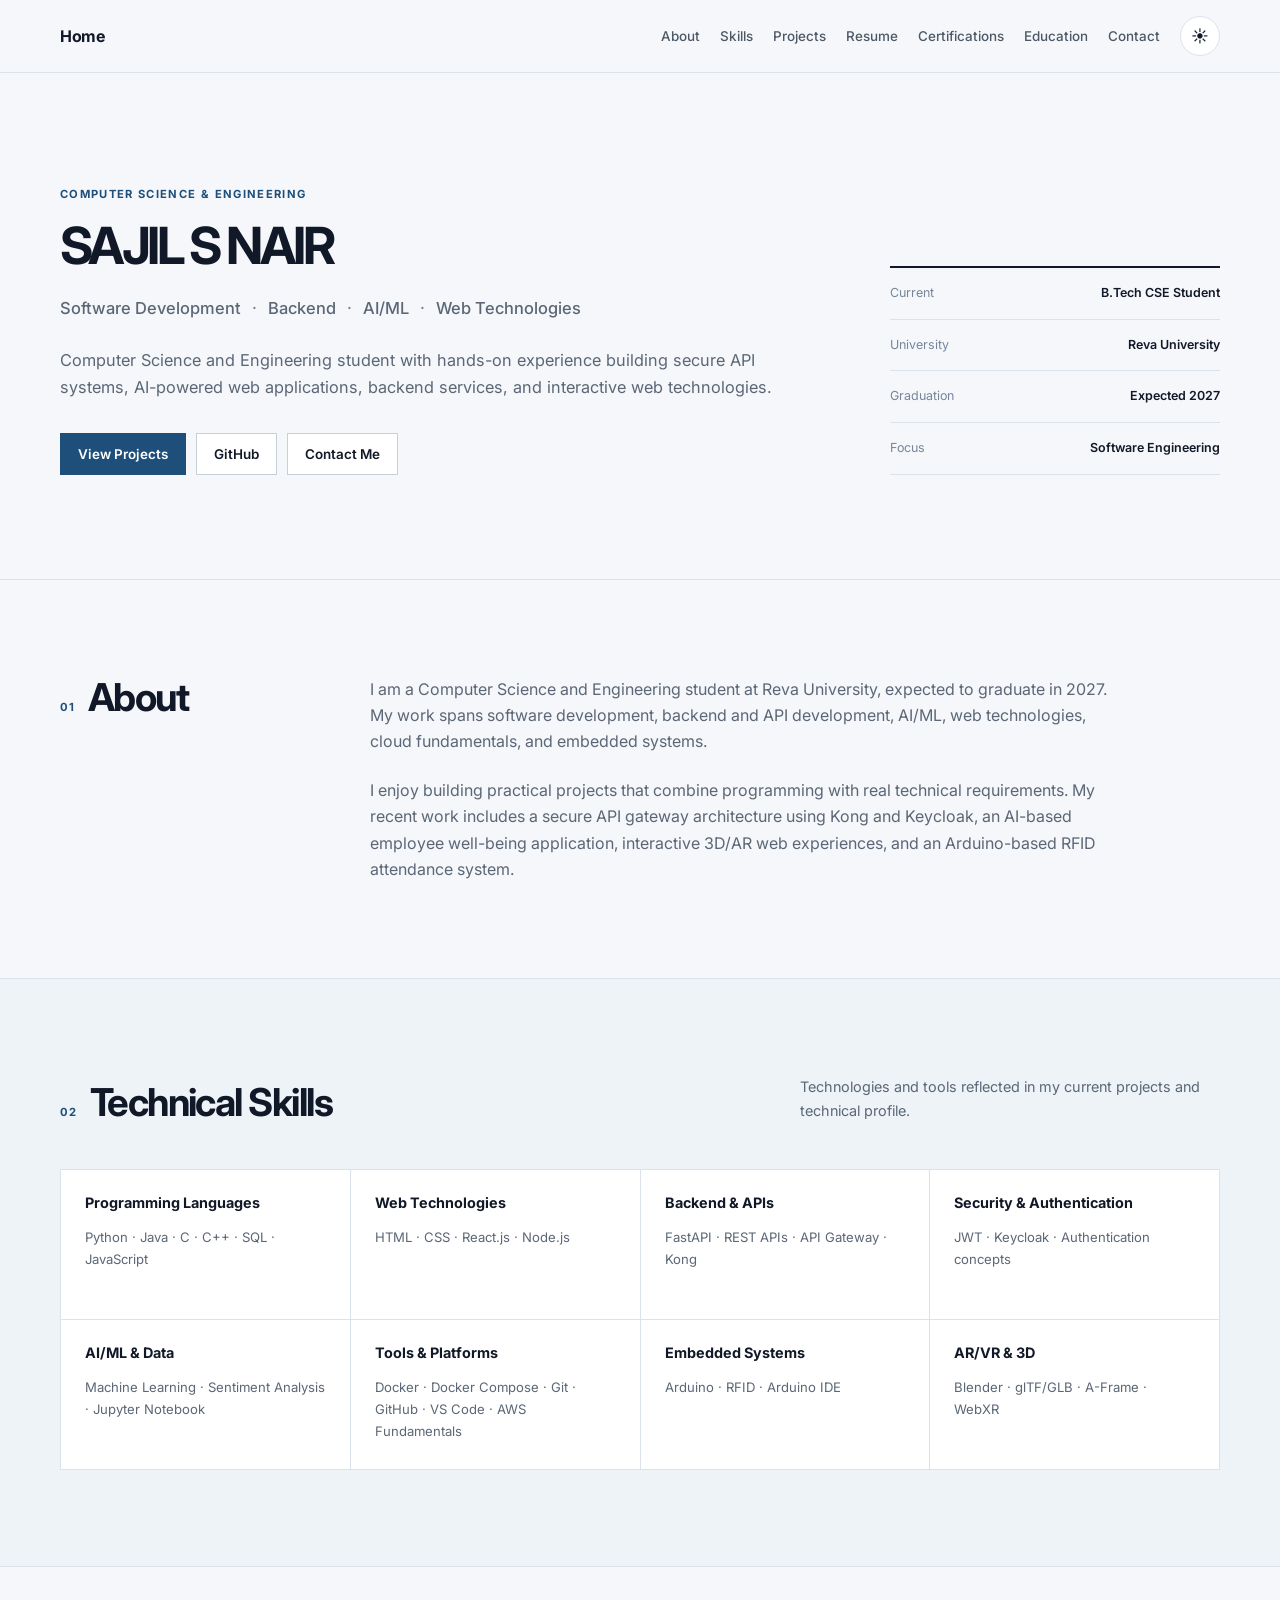
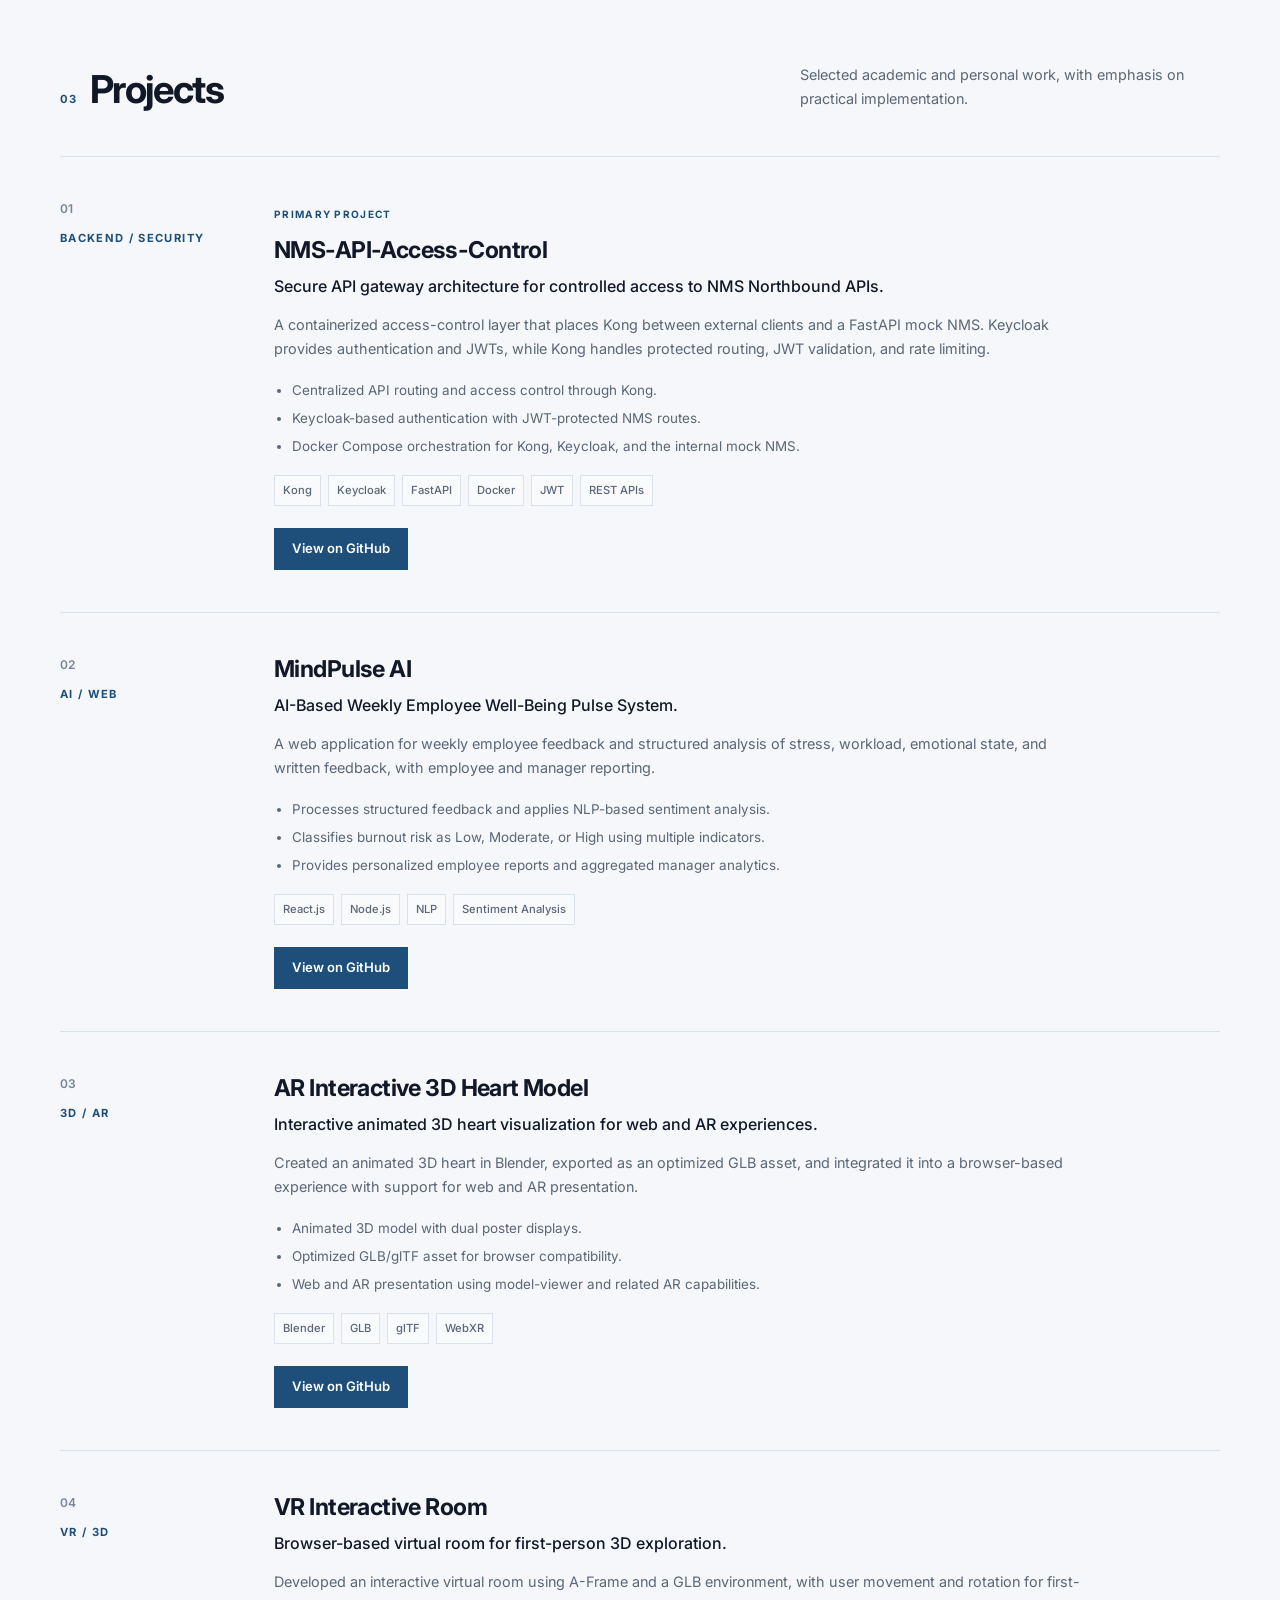
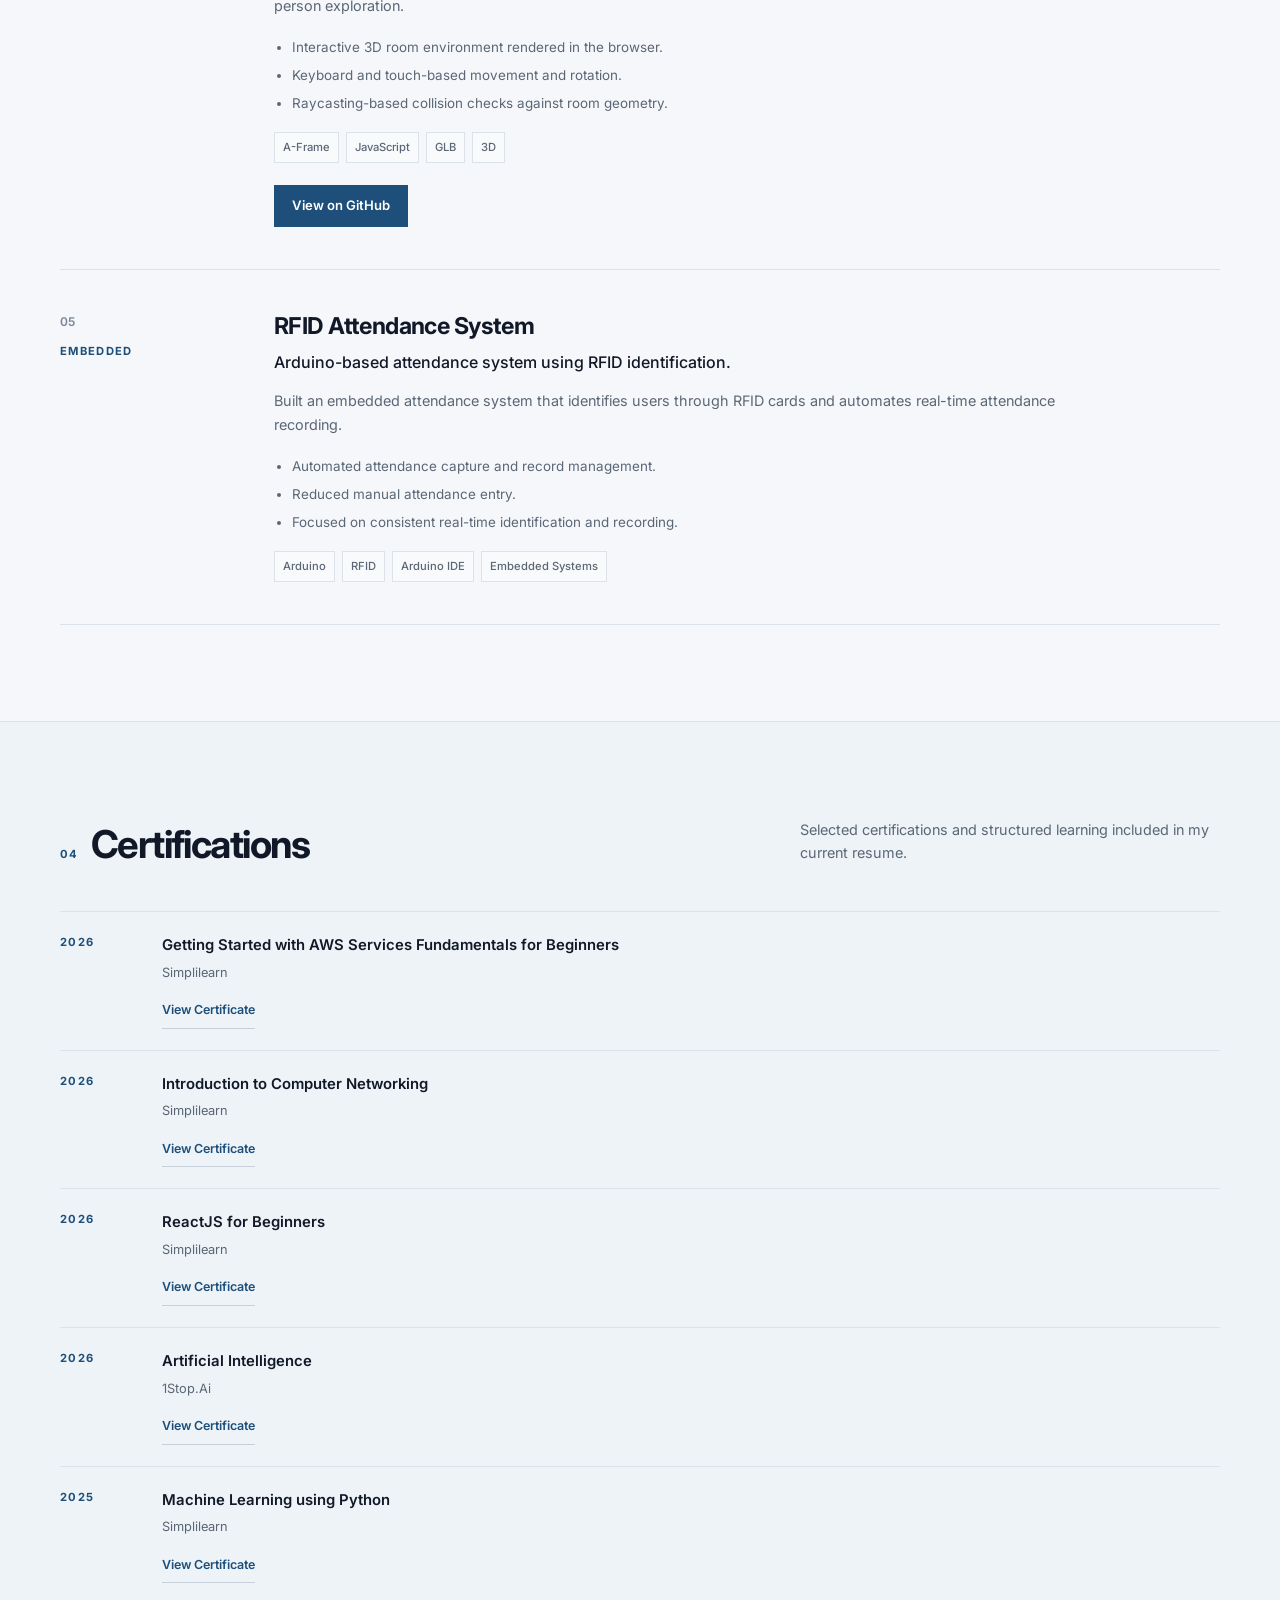
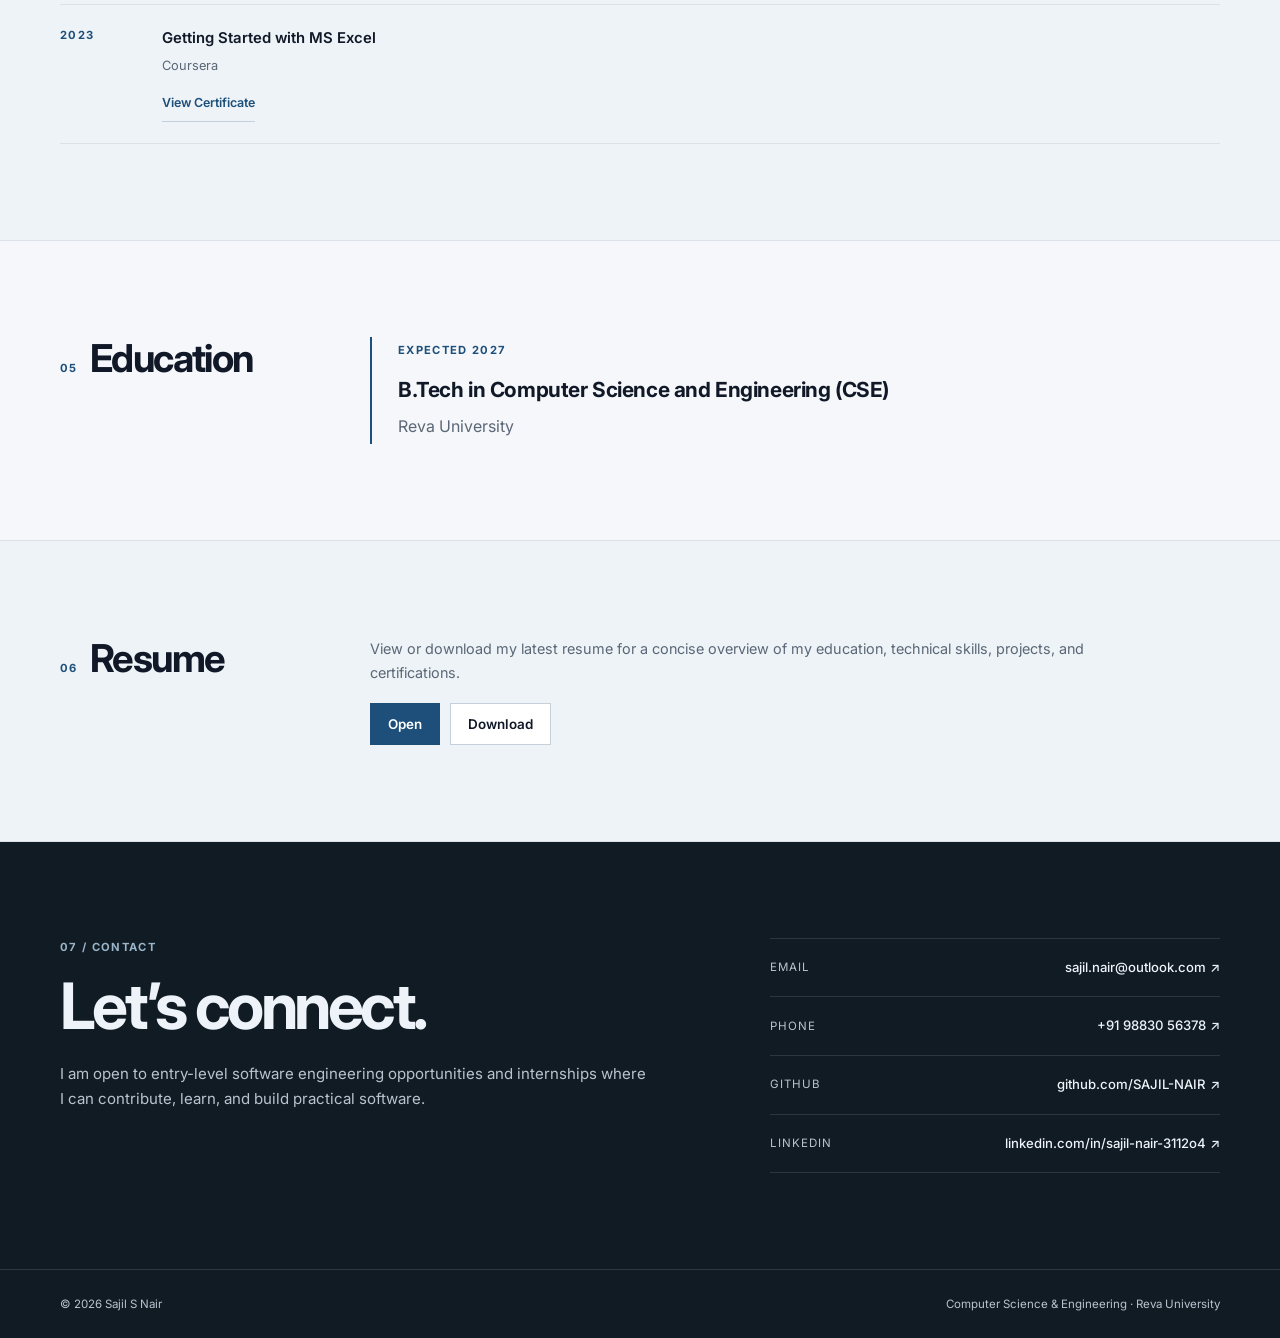
<file: index.html>
<!DOCTYPE html>
<html lang="en">
<head>
  <meta charset="UTF-8">
  <meta name="viewport" content="width=device-width, initial-scale=1.0">
  <meta name="description" content="Sajil S Nair — Computer Science and Engineering student, software developer, and aspiring backend and AI/ML engineer.">
  <meta name="theme-color" content="#f5f7fa">
  <meta property="og:title" content="Sajil S Nair | Computer Science Student & Software Developer">
  <meta property="og:description" content="Professional portfolio of Sajil S Nair, featuring software, backend, API, AI/ML, web, and embedded projects.">
  <title>Sajil S Nair | Computer Science Student & Software Developer</title>
  <script>
    (function () {
      try {
        const savedTheme = localStorage.getItem('theme');
        document.documentElement.setAttribute('data-theme', savedTheme === 'dark' ? 'dark' : 'light');
      } catch (error) {
        document.documentElement.setAttribute('data-theme', 'light');
      }
    })();
  </script>
  <link rel="preconnect" href="https://fonts.googleapis.com">
  <link rel="preconnect" href="https://fonts.gstatic.com" crossorigin>
  <link href="https://fonts.googleapis.com/css2?family=Inter:wght@400;500;600;700&display=swap" rel="stylesheet">
  <link rel="stylesheet" href="style.css">
</head>
<body>
  <header class="site-header">
    <div class="container nav-wrap">
      <a class="brand" href="index.html" aria-label="Home">Home</a>
      <div class="nav-controls">
        <nav id="site-nav" class="site-nav" aria-label="Primary navigation">
          <a href="#about">About</a>
          <a href="#skills">Skills</a>
          <a href="#projects">Projects</a>
          <a href="resume.html">Resume</a>
          <a href="#certifications">Certifications</a>
          <a href="#education">Education</a>
          <a href="#contact">Contact</a>
        </nav>
        <button class="theme-toggle" type="button" aria-label="Switch to dark mode" aria-pressed="false">
          <span class="theme-symbol" aria-hidden="true">☀︎</span>
          <span class="sr-only">Theme</span>
        </button>
        <button class="menu-toggle" type="button" aria-label="Open navigation" aria-expanded="false" aria-controls="site-nav">
          <span></span><span></span><span></span>
        </button>
      </div>
    </div>
  </header>

  <main id="home">
    <section class="hero reveal">
      <div class="container hero-grid">
        <div class="hero-content reveal">
          <p class="overline">COMPUTER SCIENCE &amp; ENGINEERING</p>
          <h1>SAJIL S NAIR</h1>
          <p class="hero-role">Software Development <span>·</span> Backend <span>·</span> AI/ML <span>·</span> Web Technologies</p>
          <p class="hero-summary">
            Computer Science and Engineering student with hands-on experience building secure API systems,
            AI-powered web applications, backend services, and interactive web technologies.
          </p>
          <div class="actions">
            <a class="button button-primary" href="#projects">View Projects</a>
            <a class="button button-secondary" href="https://github.com/SAJIL-NAIR" target="_blank" rel="noopener">GitHub</a>
            <a class="button button-secondary" href="mailto:sajil.nair@outlook.com">Contact Me</a>
          </div>
        </div>
        <aside class="hero-aside reveal" aria-label="Profile details">
          <div class="aside-row">
            <span>Current</span>
            <strong>B.Tech CSE Student</strong>
          </div>
          <div class="aside-row">
            <span>University</span>
            <strong>Reva University</strong>
          </div>
          <div class="aside-row">
            <span>Graduation</span>
            <strong>Expected 2027</strong>
          </div>
          <div class="aside-row">
            <span>Focus</span>
            <strong>Software Engineering</strong>
          </div>
        </aside>
      </div>
    </section>

    <section id="about" class="section reveal">
      <div class="container section-grid">
        <div class="section-label">
          <span>01</span>
          <h2>About</h2>
        </div>
        <div class="section-content about-content">
          <p>
            I am a Computer Science and Engineering student at Reva University, expected to graduate in 2027.
            My work spans software development, backend and API development, AI/ML, web technologies,
            cloud fundamentals, and embedded systems.
          </p>
          <p>
            I enjoy building practical projects that combine programming with real technical requirements.
            My recent work includes a secure API gateway architecture using Kong and Keycloak, an AI-based
            employee well-being application, interactive 3D/AR web experiences, and an Arduino-based RFID
            attendance system.
          </p>
        </div>
      </div>
    </section>

    <section id="skills" class="section section-alt reveal">
      <div class="container">
        <div class="section-heading reveal">
          <div class="section-label"><span>02</span><h2>Technical Skills</h2></div>
          <p>Technologies and tools reflected in my current projects and technical profile.</p>
        </div>
        <div class="skills-grid">
          <article class="skill-group reveal">
            <h3>Programming Languages</h3>
            <p>Python · Java · C · C++ · SQL · JavaScript</p>
          </article>
          <article class="skill-group reveal">
            <h3>Web Technologies</h3>
            <p>HTML · CSS · React.js · Node.js</p>
          </article>
          <article class="skill-group reveal">
            <h3>Backend &amp; APIs</h3>
            <p>FastAPI · REST APIs · API Gateway · Kong</p>
          </article>
          <article class="skill-group reveal">
            <h3>Security &amp; Authentication</h3>
            <p>JWT · Keycloak · Authentication concepts</p>
          </article>
          <article class="skill-group reveal">
            <h3>AI/ML &amp; Data</h3>
            <p>Machine Learning · Sentiment Analysis · Jupyter Notebook</p>
          </article>
          <article class="skill-group reveal">
            <h3>Tools &amp; Platforms</h3>
            <p>Docker · Docker Compose · Git · GitHub · VS Code · AWS Fundamentals</p>
          </article>
          <article class="skill-group reveal">
            <h3>Embedded Systems</h3>
            <p>Arduino · RFID · Arduino IDE</p>
          </article>
          <article class="skill-group reveal">
            <h3>AR/VR &amp; 3D</h3>
            <p>Blender · glTF/GLB · A-Frame · WebXR</p>
          </article>
        </div>
      </div>
    </section>

    <section id="projects" class="section reveal">
      <div class="container">
        <div class="section-heading reveal">
          <div class="section-label"><span>03</span><h2>Projects</h2></div>
          <p>Selected academic and personal work, with emphasis on practical implementation.</p>
        </div>

        <div class="projects">
          <article class="project featured-project reveal">
            <div class="project-meta">
              <span class="project-number">01</span>
              <span class="project-kind">Backend / Security</span>
            </div>
            <div class="project-body">
              <h3>NMS-API-Access-Control</h3>
              <p class="project-lead">Secure API gateway architecture for controlled access to NMS Northbound APIs.</p>
              <p>
                A containerized access-control layer that places Kong between external clients and a FastAPI
                mock NMS. Keycloak provides authentication and JWTs, while Kong handles protected routing,
                JWT validation, and rate limiting.
              </p>
              <ul>
                <li>Centralized API routing and access control through Kong.</li>
                <li>Keycloak-based authentication with JWT-protected NMS routes.</li>
                <li>Docker Compose orchestration for Kong, Keycloak, and the internal mock NMS.</li>
              </ul>
              <div class="tags"><span>Kong</span><span>Keycloak</span><span>FastAPI</span><span>Docker</span><span>JWT</span><span>REST APIs</span></div>
              <div class="project-actions">
                <a class="project-button project-button-github" href="https://github.com/SAJIL-NAIR/NMS-API-Access-Control" target="_blank" rel="noopener">View on GitHub</a>
              </div>
            </div>
          </article>

          <article class="project reveal">
            <div class="project-meta">
              <span class="project-number">02</span>
              <span class="project-kind">AI / Web</span>
            </div>
            <div class="project-body">
              <h3>MindPulse AI</h3>
              <p class="project-lead">AI-Based Weekly Employee Well-Being Pulse System.</p>
              <p>
                A web application for weekly employee feedback and structured analysis of stress, workload,
                emotional state, and written feedback, with employee and manager reporting.
              </p>
              <ul>
                <li>Processes structured feedback and applies NLP-based sentiment analysis.</li>
                <li>Classifies burnout risk as Low, Moderate, or High using multiple indicators.</li>
                <li>Provides personalized employee reports and aggregated manager analytics.</li>
              </ul>
              <div class="tags"><span>React.js</span><span>Node.js</span><span>NLP</span><span>Sentiment Analysis</span></div>
              <div class="project-actions">
                <a class="project-button project-button-github" href="https://github.com/SAJIL-NAIR/MindPulse-AI" target="_blank" rel="noopener">View on GitHub</a>
              </div>
            </div>
          </article>

          <article class="project reveal">
            <div class="project-meta">
              <span class="project-number">03</span>
              <span class="project-kind">3D / AR</span>
            </div>
            <div class="project-body">
              <h3>AR Interactive 3D Heart Model</h3>
              <p class="project-lead">Interactive animated 3D heart visualization for web and AR experiences.</p>
              <p>
                Created an animated 3D heart in Blender, exported as an optimized GLB asset, and integrated
                it into a browser-based experience with support for web and AR presentation.
              </p>
              <ul>
                <li>Animated 3D model with dual poster displays.</li>
                <li>Optimized GLB/glTF asset for browser compatibility.</li>
                <li>Web and AR presentation using model-viewer and related AR capabilities.</li>
              </ul>
              <div class="tags"><span>Blender</span><span>GLB</span><span>glTF</span><span>WebXR</span></div>
              <div class="project-actions">
                <a class="project-button project-button-github" href="https://github.com/SAJIL-NAIR/HEART_AR" target="_blank" rel="noopener">View on GitHub</a>
              </div>
            </div>
          </article>

          <article class="project reveal">
            <div class="project-meta">
              <span class="project-number">04</span>
              <span class="project-kind">VR / 3D</span>
            </div>
            <div class="project-body">
              <h3>VR Interactive Room</h3>
              <p class="project-lead">Browser-based virtual room for first-person 3D exploration.</p>
              <p>
                Developed an interactive virtual room using A-Frame and a GLB environment, with user
                movement and rotation for first-person exploration.
              </p>
              <ul>
                <li>Interactive 3D room environment rendered in the browser.</li>
                <li>Keyboard and touch-based movement and rotation.</li>
                <li>Raycasting-based collision checks against room geometry.</li>
              </ul>
              <div class="tags"><span>A-Frame</span><span>JavaScript</span><span>GLB</span><span>3D</span></div>
              <div class="project-actions">
                <a class="project-button project-button-github" href="https://github.com/SAJIL-NAIR/AR-ROOM-VIEW" target="_blank" rel="noopener">View on GitHub</a>
              </div>
            </div>
          </article>

          <article class="project reveal">
            <div class="project-meta">
              <span class="project-number">05</span>
              <span class="project-kind">Embedded</span>
            </div>
            <div class="project-body">
              <h3>RFID Attendance System</h3>
              <p class="project-lead">Arduino-based attendance system using RFID identification.</p>
              <p>
                Built an embedded attendance system that identifies users through RFID cards and automates
                real-time attendance recording.
              </p>
              <ul>
                <li>Automated attendance capture and record management.</li>
                <li>Reduced manual attendance entry.</li>
                <li>Focused on consistent real-time identification and recording.</li>
              </ul>
              <div class="tags"><span>Arduino</span><span>RFID</span><span>Arduino IDE</span><span>Embedded Systems</span></div>
            </div>
          </article>
        </div>
      </div>
    </section>

    <section id="certifications" class="section section-alt reveal">
      <div class="container">
        <div class="section-heading reveal">
          <div class="section-label"><span>04</span><h2>Certifications</h2></div>
          <p>Selected certifications and structured learning included in my current resume.</p>
        </div>
        <div class="certifications">
          <article class="certification reveal">
            <span class="cert-year">2026</span>
            <div>
              <h3>Getting Started with AWS Services Fundamentals for Beginners</h3>
              <p>Simplilearn</p>
              <a class="certification-link" href="certificates/Getting Started with AWS Services Fundamentals for Beginners.pdf" target="_blank" rel="noopener noreferrer">View Certificate</a>
            </div>
          </article>
          <article class="certification reveal">
            <span class="cert-year">2026</span>
            <div>
              <h3>Introduction to Computer Networking</h3>
              <p>Simplilearn</p>
              <a class="certification-link" href="certificates/Introduction to Computer Networking.pdf" target="_blank" rel="noopener noreferrer">View Certificate</a>
            </div>
          </article>
          <article class="certification reveal">
            <span class="cert-year">2026</span>
            <div>
              <h3>ReactJS for Beginners</h3>
              <p>Simplilearn</p>
              <a class="certification-link" href="certificates/ReactJS for Beginners.pdf" target="_blank" rel="noopener noreferrer">View Certificate</a>
            </div>
          </article>
          <article class="certification reveal">
            <span class="cert-year">2026</span>
            <div>
              <h3>Artificial Intelligence</h3>
              <p>1Stop.Ai</p>
              <a class="certification-link" href="certificates/Artificial Intelligence.pdf" target="_blank" rel="noopener noreferrer">View Certificate</a>
            </div>
          </article>
          <article class="certification reveal">
            <span class="cert-year">2025</span>
            <div>
              <h3>Machine Learning using Python</h3>
              <p>Simplilearn</p>
              <a class="certification-link" href="certificates/Machine Learning using Python.pdf" target="_blank" rel="noopener noreferrer">View Certificate</a>
            </div>
          </article>
          <article class="certification reveal">
            <span class="cert-year">2023</span>
            <div>
              <h3>Getting Started with MS Excel</h3>
              <p>Coursera</p>
              <a class="certification-link" href="certificates/Getting Started with MS Excel.pdf" target="_blank" rel="noopener noreferrer">View Certificate</a>
            </div>
          </article>
        </div>
      </div>
    </section>

    <section id="education" class="section reveal">
      <div class="container section-grid">
        <div class="section-label"><span>05</span><h2>Education</h2></div>
        <div class="education-entry reveal">
          <p class="entry-date">EXPECTED 2027</p>
          <h3>B.Tech in Computer Science and Engineering (CSE)</h3>
          <p>Reva University</p>
        </div>
      </div>
    </section>

    <section id="resume" class="section section-alt reveal">
      <div class="container section-grid">
        <div class="section-label"><span>06</span><h2>Resume</h2></div>
        <div class="reveal">
          <p class="resume-section-description">
            View or download my latest resume for a concise overview of my education, technical skills,
            projects, and certifications.
          </p>
          <div class="actions resume-actions">
            <a class="button button-primary" href="resume.html">Open</a>
            <a class="button button-secondary" href="resume/RESUME.pdf" target="_blank" rel="noopener noreferrer" data-resume-download>Download</a>
          </div>
        </div>
      </div>
    </section>

    <section id="contact" class="section contact-section reveal">
      <div class="container contact-grid">
        <div>
          <p class="overline">07 / CONTACT</p>
          <h2>Let’s connect.</h2>
          <p>
            I am open to entry-level software engineering opportunities and internships where I can
            contribute, learn, and build practical software.
          </p>
        </div>
        <div class="contact-list reveal">
          <a href="mailto:sajil.nair@outlook.com"><span>Email</span><strong>sajil.nair@outlook.com ↗</strong></a>
          <a href="tel:+919883056378"><span>Phone</span><strong>+91 98830 56378 ↗</strong></a>
          <a href="https://github.com/SAJIL-NAIR" target="_blank" rel="noopener noreferrer"><span>GitHub</span><strong>github.com/SAJIL-NAIR ↗</strong></a>
          <a href="https://www.linkedin.com/in/sajil-nair-3112o4" target="_blank" rel="noopener noreferrer"><span>LinkedIn</span><strong>linkedin.com/in/sajil-nair-3112o4 ↗</strong></a>
        </div>
      </div>
    </section>
  </main>

  <footer class="site-footer">
    <div class="container footer-wrap">
      <span>© 2026 Sajil S Nair</span>
      <span>Computer Science &amp; Engineering · Reva University</span>
    </div>
  </footer>

  <script src="script.js"></script>
</body>
</html>
</file>
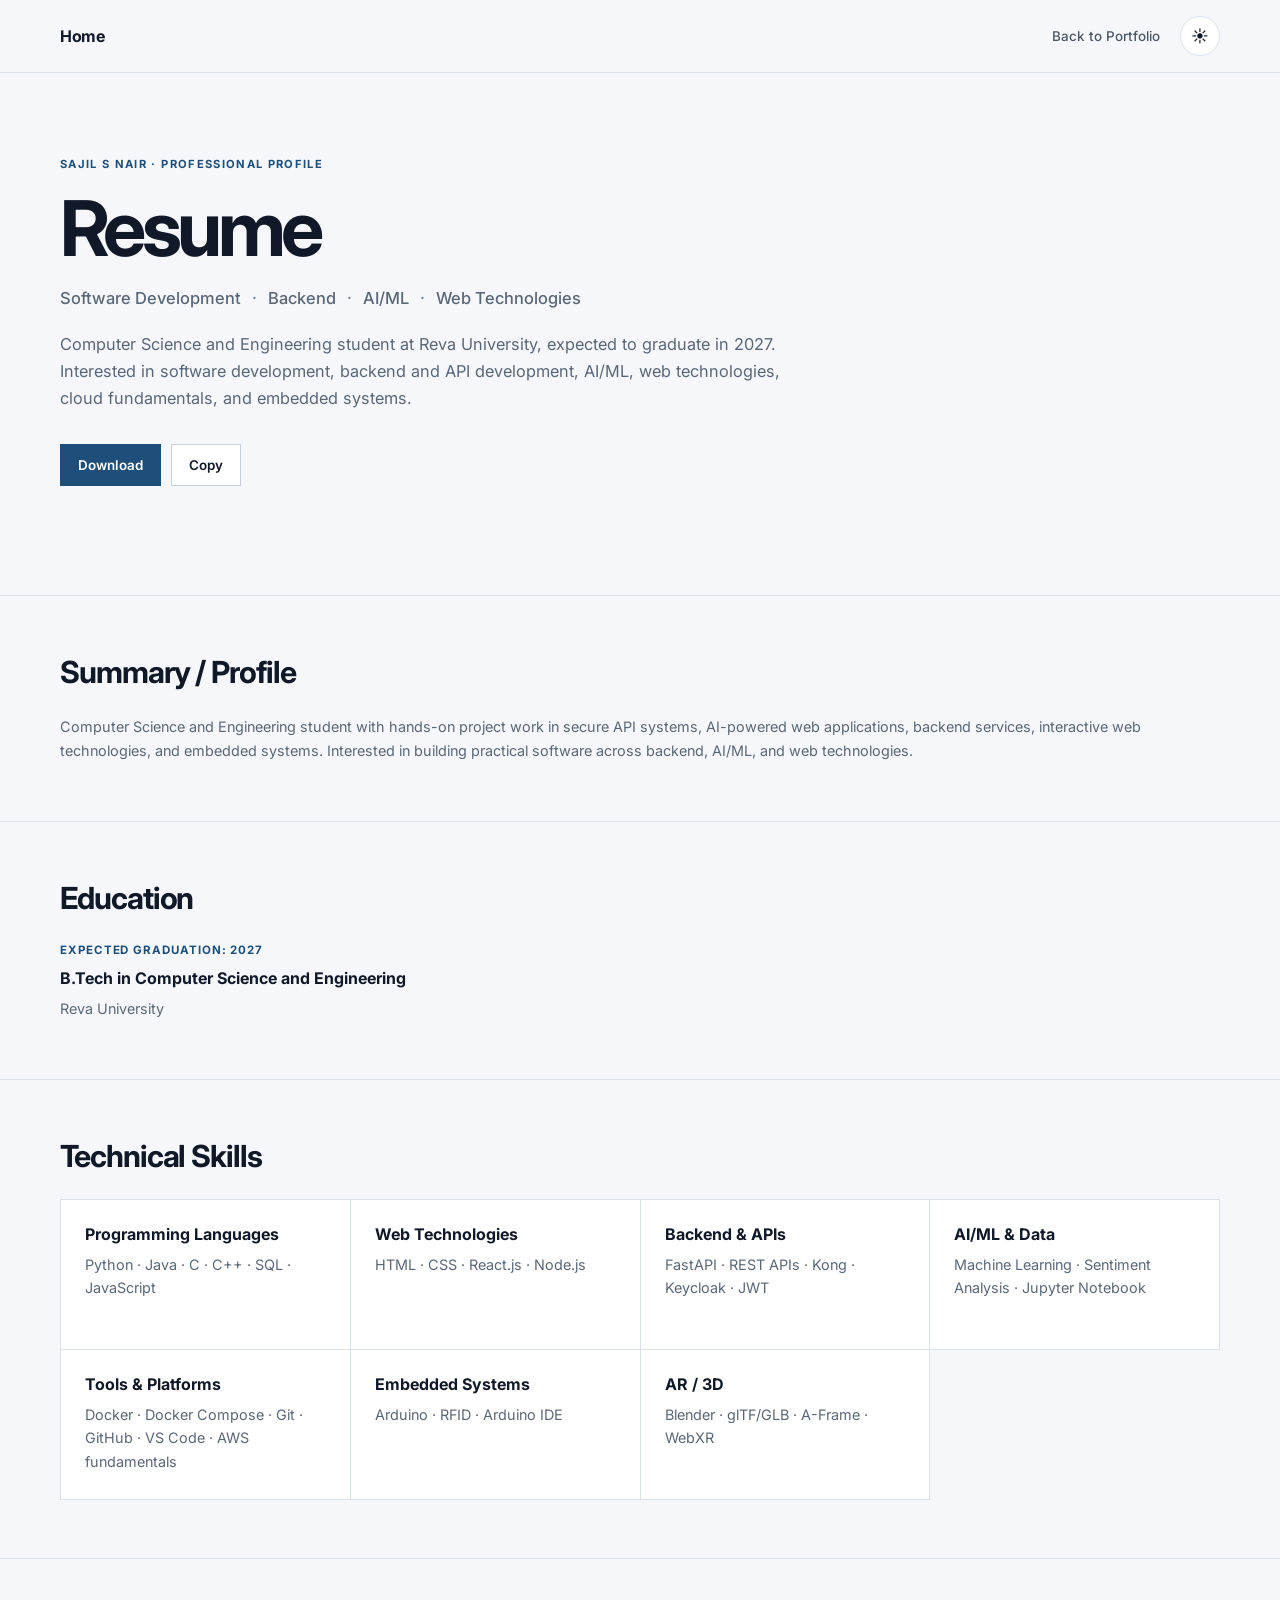
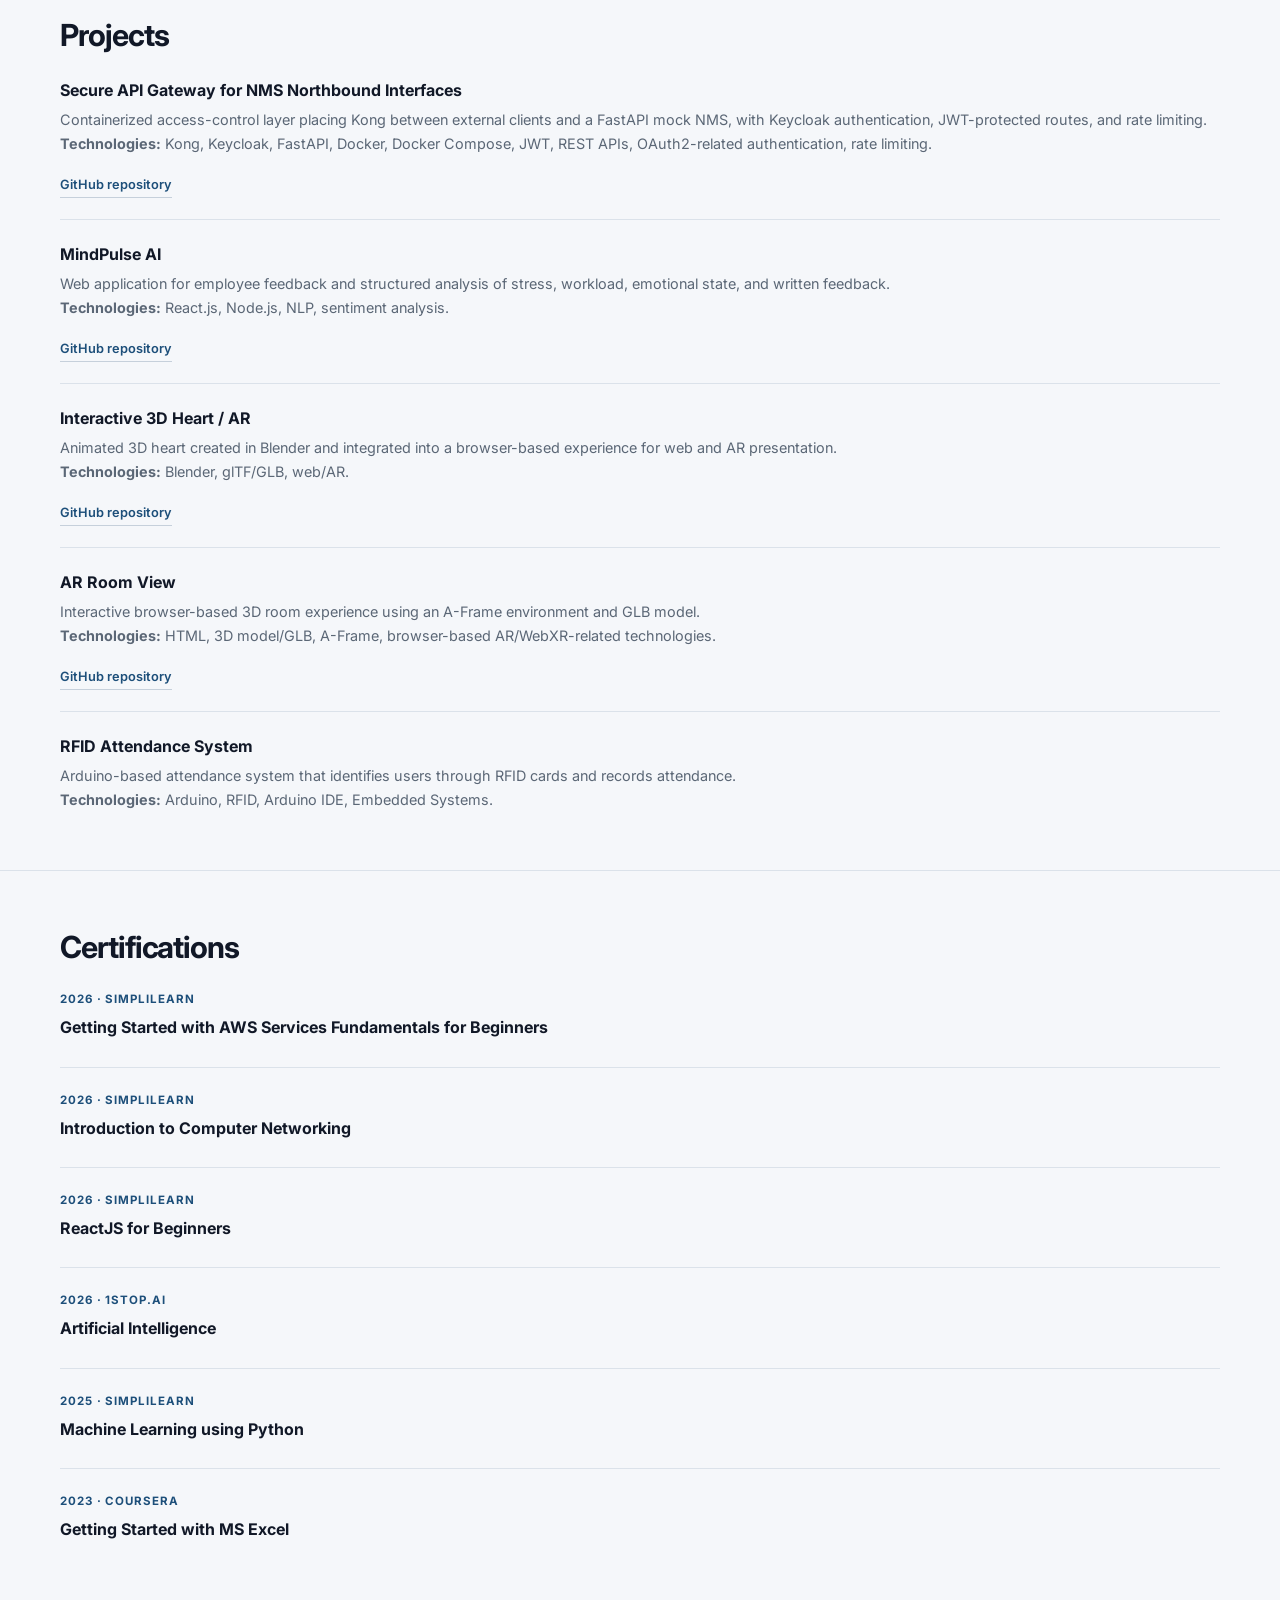
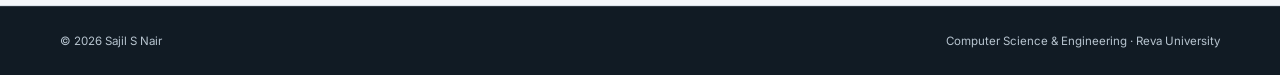
<file: resume.html>
<!DOCTYPE html>
<html lang="en">
<head>
  <meta charset="UTF-8">
  <meta name="viewport" content="width=device-width, initial-scale=1.0">
  <meta name="description" content="Resume of Sajil S Nair, Computer Science and Engineering student focused on software development, backend, AI/ML, and web technologies.">
  <meta name="theme-color" content="#f5f7fa">
  <title>Resume | Sajil S Nair</title>
  <script>
    (function () {
      try {
        const savedTheme = localStorage.getItem('theme');
        document.documentElement.setAttribute('data-theme', savedTheme === 'dark' ? 'dark' : 'light');
      } catch (error) {
        document.documentElement.setAttribute('data-theme', 'light');
      }
    })();
  </script>
  <link rel="preconnect" href="https://fonts.googleapis.com">
  <link rel="preconnect" href="https://fonts.gstatic.com" crossorigin>
  <link href="https://fonts.googleapis.com/css2?family=Inter:wght@400;500;600;700&display=swap" rel="stylesheet">
  <link rel="stylesheet" href="style.css">
</head>
<body>
  <header class="site-header">
    <div class="container nav-wrap">
      <a class="brand" href="index.html" aria-label="Home">Home</a>
      <div class="nav-controls">
        <nav id="site-nav" class="site-nav" aria-label="Primary navigation">
          <a href="index.html">Back to Portfolio</a>
        </nav>
        <button class="theme-toggle" type="button" aria-label="Switch to dark mode" aria-pressed="false">
          <span class="theme-symbol" aria-hidden="true">☀︎</span>
          <span class="sr-only">Theme</span>
        </button>
        <button class="menu-toggle" type="button" aria-label="Open navigation" aria-expanded="false" aria-controls="site-nav">
          <span></span><span></span><span></span>
        </button>
      </div>
    </div>
  </header>

  <main>
    <section class="resume-intro reveal">
      <div class="container">
        <p class="overline">SAJIL S NAIR · PROFESSIONAL PROFILE</p>
        <h1>Resume</h1>
        <p class="hero-role">Software Development <span>·</span> Backend <span>·</span> AI/ML <span>·</span> Web Technologies</p>
        <p class="hero-summary">
          Computer Science and Engineering student at Reva University, expected to graduate in 2027.
          Interested in software development, backend and API development, AI/ML, web technologies,
          cloud fundamentals, and embedded systems.
        </p>
        <div class="actions">
          <a class="button button-primary" href="resume/RESUME.pdf" target="_blank" rel="noopener noreferrer" data-resume-download>Download</a>
          <button class="button button-secondary" id="copy-resume-link" type="button">Copy</button>
        </div>
        <p class="resume-link-status" id="resume-link-status" role="status" aria-live="polite"></p>
      </div>
    </section>

    <section class="resume-section reveal">
      <div class="container">
        <h2>Summary / Profile</h2>
        <p>
          Computer Science and Engineering student with hands-on project work in secure API systems,
          AI-powered web applications, backend services, interactive web technologies, and embedded systems.
          Interested in building practical software across backend, AI/ML, and web technologies.
        </p>
      </div>
    </section>

    <section class="resume-section reveal">
      <div class="container">
        <h2>Education</h2>
        <article class="resume-entry">
          <p class="resume-meta">Expected graduation: 2027</p>
          <h3>B.Tech in Computer Science and Engineering</h3>
          <p>Reva University</p>
        </article>
      </div>
    </section>

    <section class="resume-section reveal">
      <div class="container">
        <h2>Technical Skills</h2>
        <div class="skills-grid">
          <article class="skill-group reveal">
            <h3>Programming Languages</h3>
            <p>Python · Java · C · C++ · SQL · JavaScript</p>
          </article>
          <article class="skill-group reveal">
            <h3>Web Technologies</h3>
            <p>HTML · CSS · React.js · Node.js</p>
          </article>
          <article class="skill-group reveal">
            <h3>Backend &amp; APIs</h3>
            <p>FastAPI · REST APIs · Kong · Keycloak · JWT</p>
          </article>
          <article class="skill-group reveal">
            <h3>AI/ML &amp; Data</h3>
            <p>Machine Learning · Sentiment Analysis · Jupyter Notebook</p>
          </article>
          <article class="skill-group reveal">
            <h3>Tools &amp; Platforms</h3>
            <p>Docker · Docker Compose · Git · GitHub · VS Code · AWS fundamentals</p>
          </article>
          <article class="skill-group reveal">
            <h3>Embedded Systems</h3>
            <p>Arduino · RFID · Arduino IDE</p>
          </article>
          <article class="skill-group reveal">
            <h3>AR / 3D</h3>
            <p>Blender · glTF/GLB · A-Frame · WebXR</p>
          </article>
        </div>
      </div>
    </section>

    <section class="resume-section reveal">
      <div class="container">
        <h2>Projects</h2>
        <div class="resume-entry-list">
          <article class="resume-entry">
            <h3>Secure API Gateway for NMS Northbound Interfaces</h3>
            <p>
              Containerized access-control layer placing Kong between external clients and a FastAPI mock NMS,
              with Keycloak authentication, JWT-protected routes, and rate limiting.
            </p>
            <p><strong>Technologies:</strong> Kong, Keycloak, FastAPI, Docker, Docker Compose, JWT, REST APIs, OAuth2-related authentication, rate limiting.</p>
            <a class="project-link" href="https://github.com/SAJIL-NAIR/NMS-API-Access-Control" target="_blank" rel="noopener noreferrer">GitHub repository</a>
          </article>
          <article class="resume-entry">
            <h3>MindPulse AI</h3>
            <p>Web application for employee feedback and structured analysis of stress, workload, emotional state, and written feedback.</p>
            <p><strong>Technologies:</strong> React.js, Node.js, NLP, sentiment analysis.</p>
            <a class="project-link" href="https://github.com/SAJIL-NAIR/MindPulse-AI" target="_blank" rel="noopener noreferrer">GitHub repository</a>
          </article>
          <article class="resume-entry">
            <h3>Interactive 3D Heart / AR</h3>
            <p>Animated 3D heart created in Blender and integrated into a browser-based experience for web and AR presentation.</p>
            <p><strong>Technologies:</strong> Blender, glTF/GLB, web/AR.</p>
            <a class="project-link" href="https://github.com/SAJIL-NAIR/HEART_AR" target="_blank" rel="noopener noreferrer">GitHub repository</a>
          </article>
          <article class="resume-entry">
            <h3>AR Room View</h3>
            <p>Interactive browser-based 3D room experience using an A-Frame environment and GLB model.</p>
            <p><strong>Technologies:</strong> HTML, 3D model/GLB, A-Frame, browser-based AR/WebXR-related technologies.</p>
            <a class="project-link" href="https://github.com/SAJIL-NAIR/AR-ROOM-VIEW" target="_blank" rel="noopener noreferrer">GitHub repository</a>
          </article>
          <article class="resume-entry">
            <h3>RFID Attendance System</h3>
            <p>Arduino-based attendance system that identifies users through RFID cards and records attendance.</p>
            <p><strong>Technologies:</strong> Arduino, RFID, Arduino IDE, Embedded Systems.</p>
          </article>
        </div>
      </div>
    </section>

    <section class="resume-section reveal">
      <div class="container">
        <h2>Certifications</h2>
        <div class="resume-entry-list">
          <article class="resume-entry">
            <p class="resume-meta">2026 · Simplilearn</p>
            <h3>Getting Started with AWS Services Fundamentals for Beginners</h3>
          </article>
          <article class="resume-entry">
            <p class="resume-meta">2026 · Simplilearn</p>
            <h3>Introduction to Computer Networking</h3>
          </article>
          <article class="resume-entry">
            <p class="resume-meta">2026 · Simplilearn</p>
            <h3>ReactJS for Beginners</h3>
          </article>
          <article class="resume-entry">
            <p class="resume-meta">2026 · 1Stop.Ai</p>
            <h3>Artificial Intelligence</h3>
          </article>
          <article class="resume-entry">
            <p class="resume-meta">2025 · Simplilearn</p>
            <h3>Machine Learning using Python</h3>
          </article>
          <article class="resume-entry">
            <p class="resume-meta">2023 · Coursera</p>
            <h3>Getting Started with MS Excel</h3>
          </article>
        </div>
      </div>
    </section>
  </main>

  <footer class="site-footer">
    <div class="container footer-wrap">
      <span>© 2026 Sajil S Nair</span>
      <span>Computer Science &amp; Engineering · Reva University</span>
    </div>
  </footer>

  <script src="script.js"></script>
</body>
</html>
</file>
<file: style.css>
:root {
  --bg: #f5f7fa;
  --surface: #edf3f7;
  --surface-strong: #e6edf5;
  --card: #ffffff;
  --text: #111827;
  --muted: #5b6776;
  --soft: #77859a;
  --line: #dbe2ea;
  --line-strong: #c6d0db;
  --accent: #1d4f7a;
  --accent-dark: #123d60;
  --header-bg: rgba(245, 247, 250, 0.9);
  --nav-link: #4c5865;
  --button-secondary-bg: #ffffff;
  --button-secondary-text: var(--text);
  --tag-bg: #f8fafc;
  --shadow: 0 18px 42px rgba(15, 23, 42, 0.09);
  --contact-bg: #111b24;
  --contact-panel: #182533;
  --contact-text: #edf3f8;
  --contact-muted: #b7c4cf;
  --max: 1160px;
}

html[data-theme="dark"] {
  --bg: #0f141a;
  --surface: #121d29;
  --surface-strong: #172734;
  --card: #1a2431;
  --text: #edf3f8;
  --muted: #a9b7c4;
  --soft: #8f9caf;
  --line: #2a3949;
  --line-strong: #334c60;
  --accent: #8cc9ff;
  --accent-dark: #b9e1ff;
  --header-bg: rgba(15, 20, 26, 0.88);
  --nav-link: #dfeaf6;
  --button-secondary-bg: #1c2835;
  --button-secondary-text: var(--text);
  --tag-bg: rgba(255, 255, 255, 0.02);
  --shadow: 0 18px 42px rgba(0, 0, 0, 0.28);
  --contact-bg: #0d141b;
  --contact-panel: #152231;
  --contact-text: #edf3f8;
  --contact-muted: #b9c5d0;
}

* { box-sizing: border-box; }

html {
  scroll-behavior: smooth;
  scroll-padding-top: 84px;
}

body {
  margin: 0;
  background: var(--bg);
  color: var(--text);
  font-family: "Inter", system-ui, -apple-system, BlinkMacSystemFont, "Segoe UI", sans-serif;
  line-height: 1.65;
  -webkit-font-smoothing: antialiased;
  transition: background-color .25s ease, color .25s ease;
}

a { color: inherit; text-decoration: none; }
button, a { -webkit-tap-highlight-color: transparent; }
button { font: inherit; }

.container {
  width: min(calc(100% - 48px), var(--max));
  margin-inline: auto;
}

.site-header {
  position: sticky;
  top: 0;
  z-index: 50;
  background: var(--header-bg);
  border-bottom: 1px solid var(--line);
  backdrop-filter: blur(12px);
  transition: background-color .25s ease, border-color .25s ease;
}

.nav-wrap {
  min-height: 72px;
  display: flex;
  align-items: center;
  justify-content: space-between;
  gap: 18px;
}

.nav-controls {
  display: flex;
  align-items: center;
  gap: 20px;
}

.brand {
  font-size: 1rem;
  font-weight: 700;
  letter-spacing: -.02em;
  color: var(--text);
}

.site-nav {
  display: flex;
  align-items: center;
  gap: 20px;
  font-size: .84rem;
  font-weight: 500;
}

.site-nav a {
  color: var(--nav-link);
  transition: color .18s ease, opacity .18s ease;
}

.site-nav a:hover,
.site-nav a:focus-visible { color: var(--accent); }

.theme-toggle,
.menu-toggle {
  display: inline-flex;
  align-items: center;
  justify-content: center;
  background: var(--button-secondary-bg);
  border: 1px solid var(--line);
  color: var(--text);
  cursor: pointer;
  transition: background-color .2s ease, border-color .2s ease, color .2s ease, transform .2s ease, box-shadow .2s ease;
}

.theme-toggle {
  width: 40px;
  height: 40px;
  border-radius: 50%;
  padding: 0;
}

.theme-toggle:hover,
.menu-toggle:hover,
.theme-toggle:focus-visible,
.menu-toggle:focus-visible {
  border-color: var(--accent);
  transform: translateY(-1px);
  box-shadow: 0 8px 18px rgba(29, 79, 122, 0.12);
}

.theme-symbol {
  font-size: 1.05rem;
  line-height: 1;
  display: inline-flex;
  align-items: center;
  justify-content: center;
  transition: transform .2s ease;
}

.theme-toggle:hover .theme-symbol,
.theme-toggle:focus-visible .theme-symbol {
  transform: scale(1.06);
}

.menu-toggle {
  display: none;
  width: 40px;
  height: 40px;
  padding: 9px;
}

.menu-toggle span {
  display: block;
  width: 100%;
  height: 1px;
  margin: 5px 0;
  background: var(--text);
}

.sr-only {
  position: absolute;
  width: 1px;
  height: 1px;
  padding: 0;
  margin: -1px;
  overflow: hidden;
  clip: rect(0, 0, 0, 0);
  white-space: nowrap;
  border: 0;
}

.hero {
  border-bottom: 1px solid var(--line);
  padding: 112px 0 104px;
}

.hero-grid {
  display: grid;
  grid-template-columns: minmax(0, 1.55fr) minmax(260px, .7fr);
  gap: 100px;
  align-items: end;
}

.overline,
.section-label > span,
.entry-date,
.project-kind,
.cert-year {
  font-size: .7rem;
  font-weight: 700;
  letter-spacing: .12em;
  text-transform: uppercase;
}

.overline {
  margin: 0 0 18px;
  color: var(--accent);
}

.hero-content,
.hero-aside,
.section,
.skill-group,
.project,
.certification,
.education-entry,
.contact-list,
.resume-entry,
.resume-section,
.resume-intro {
  transition: border-color .2s ease;
}

.hero-content {
  opacity: 0;
  transform: translateY(18px);
  animation: fadeUp .7s ease forwards;
}

.hero-aside {
  border-top: 2px solid var(--text);
  opacity: 0;
  transform: translateY(18px);
  animation: fadeUp .7s ease .1s forwards;
}

@keyframes fadeUp {
  to {
    opacity: 1;
    transform: translateY(0);
  }
}

.hero h1 {
  margin: 0;
  font-family: "Segoe UI Variable", "Segoe UI", "Inter", system-ui, -apple-system, BlinkMacSystemFont, sans-serif;
  font-size: clamp(2.8rem, 4vw, 4.8rem);
  line-height: .96;
  letter-spacing: -.07em;
  font-weight: 700;
  text-transform: uppercase;
  color: var(--text);
}

.hero-role {
  margin: 24px 0 0;
  font-size: 1.03rem;
  color: var(--muted);
  font-weight: 500;
}

.hero-role span { color: var(--soft); padding: 0 7px; }

.hero-summary {
  max-width: 720px;
  margin: 25px 0 0;
  color: var(--muted);
  font-size: 1.02rem;
}

.actions {
  display: flex;
  flex-wrap: wrap;
  gap: 10px;
  margin-top: 32px;
}

.button {
  display: inline-flex;
  min-height: 42px;
  align-items: center;
  justify-content: center;
  padding: 0 17px;
  border: 1px solid var(--line-strong);
  font-size: .84rem;
  font-weight: 600;
  transition: background-color .18s ease, border-color .18s ease, color .18s ease, transform .18s ease, box-shadow .18s ease;
}

.button:hover,
.button:focus-visible {
  transform: translateY(-1px);
}

.button[type="button"] {
  appearance: none;
  font-family: inherit;
  cursor: pointer;
}

.button-primary {
  color: #fff;
  background: var(--accent);
  border-color: var(--accent);
}

.button-primary:hover,
.button-primary:focus-visible {
  background: var(--accent-dark);
}

.button-secondary {
  background: var(--button-secondary-bg);
  color: var(--button-secondary-text);
}

.button-secondary:hover,
.button-secondary:focus-visible {
  color: var(--accent);
  border-color: var(--accent);
}

.aside-row {
  display: flex;
  justify-content: space-between;
  gap: 20px;
  padding: 15px 0;
  border-bottom: 1px solid var(--line);
  font-size: .78rem;
}

.aside-row span { color: var(--soft); }
.aside-row strong { font-weight: 600; text-align: right; }

.section {
  padding: 96px 0;
}

.section-alt {
  background: var(--surface);
  border-block: 1px solid var(--line);
}

.section-grid {
  display: grid;
  grid-template-columns: 240px minmax(0, 1fr);
  gap: 70px;
}

.section-label {
  display: flex;
  align-items: baseline;
  gap: 12px;
}

.section-label > span {
  color: var(--accent);
}

.section-label h2,
.section-heading h2 {
  margin: 0;
  font-size: clamp(1.8rem, 3vw, 2.45rem);
  line-height: 1.1;
  letter-spacing: -.04em;
}

.section-heading {
  display: flex;
  justify-content: space-between;
  align-items: end;
  gap: 40px;
  margin-bottom: 46px;
}

.section-heading > p {
  max-width: 420px;
  margin: 0;
  color: var(--muted);
  font-size: .9rem;
}

.about-content {
  max-width: 760px;
  color: var(--muted);
  font-size: 1rem;
}

.about-content p { margin: 0 0 22px; }
.about-content p:last-child { margin-bottom: 0; }

.skills-grid {
  display: grid;
  grid-template-columns: repeat(4, 1fr);
  border-top: 1px solid var(--line);
  border-left: 1px solid var(--line);
}

.skill-group {
  min-height: 150px;
  padding: 23px 24px;
  border-right: 1px solid var(--line);
  border-bottom: 1px solid var(--line);
  background: var(--card);
}

.skill-group h3 {
  margin: 0 0 15px;
  font-size: .9rem;
  line-height: 1.35;
}

.skill-group p {
  margin: 0;
  color: var(--muted);
  font-size: .82rem;
}

.projects {
  border-top: 1px solid var(--line);
}

.project {
  display: grid;
  grid-template-columns: 170px minmax(0, 1fr);
  gap: 44px;
  padding: 42px 0;
  border-bottom: 1px solid var(--line);
}

.project-meta {
  display: flex;
  flex-direction: column;
  gap: 10px;
}

.project-number {
  font-size: .75rem;
  color: var(--soft);
  font-weight: 600;
}

.project-kind {
  color: var(--accent);
}

.project-body h3 {
  margin: 0;
  font-size: 1.45rem;
  line-height: 1.25;
  letter-spacing: -.025em;
}

.project-lead {
  margin: 8px 0 14px;
  color: var(--text);
  font-weight: 500;
}

.project-body > p:not(.project-lead) {
  max-width: 820px;
  margin: 0;
  color: var(--muted);
  font-size: .9rem;
}

.project-body ul {
  margin: 18px 0;
  padding-left: 18px;
  color: var(--muted);
  font-size: .84rem;
}

.project-body li { margin: 6px 0; }

.tags {
  display: flex;
  flex-wrap: wrap;
  gap: 7px;
  margin-top: 18px;
}

.tags span {
  padding: 5px 8px;
  border: 1px solid var(--line);
  color: var(--muted);
  background: var(--tag-bg);
  font-size: .7rem;
  font-weight: 500;
}

.project-actions {
  display: flex;
  flex-wrap: wrap;
  gap: 10px;
  margin-top: 22px;
}

.project-button {
  display: inline-flex;
  min-height: 42px;
  align-items: center;
  justify-content: center;
  padding: 0 17px;
  border: 1px solid var(--line-strong);
  font-size: .82rem;
  font-weight: 600;
  line-height: 1;
  transition: background-color .18s ease, border-color .18s ease, color .18s ease, transform .18s ease, box-shadow .18s ease;
}

.project-button:hover,
.project-button:focus-visible {
  transform: translateY(-1px);
}

.project-button-github {
  background: var(--accent);
  border-color: var(--accent);
  color: #fff;
}

.project-button-github:hover,
.project-button-github:focus-visible {
  background: var(--accent-dark);
  border-color: var(--accent-dark);
}


.featured-project .project-body {
  position: relative;
}

.featured-project .project-body::before {
  content: "PRIMARY PROJECT";
  display: inline-block;
  margin-bottom: 13px;
  color: var(--accent);
  font-size: .63rem;
  font-weight: 700;
  letter-spacing: .13em;
}

.certifications {
  border-top: 1px solid var(--line);
}

.certification {
  display: grid;
  grid-template-columns: 80px minmax(0, 1fr);
  gap: 22px;
  padding: 21px 0;
  border-bottom: 1px solid var(--line);
  background: transparent;
}

.cert-year { color: var(--accent); }

.certification h3 {
  margin: 0;
  font-size: .93rem;
  font-weight: 600;
}

.certification p {
  margin: 4px 0 0;
  color: var(--muted);
  font-size: .8rem;
}

.certification-link {
  display: inline-flex;
  align-items: center;
  min-height: 36px;
  margin-top: 10px;
  color: var(--accent);
  font-size: .78rem;
  font-weight: 600;
  border-bottom: 1px solid var(--line-strong);
  transition: border-color .18s ease, color .18s ease;
}

.certification-link:hover,
.certification-link:focus-visible {
  border-color: var(--accent);
}

.education-entry {
  border-left: 2px solid var(--accent);
  padding: 4px 0 5px 26px;
}

.entry-date {
  margin: 0 0 13px;
  color: var(--accent);
}

.education-entry h3 {
  margin: 0;
  font-size: 1.3rem;
  letter-spacing: -.02em;
}

.education-entry > p:last-child {
  margin: 6px 0 0;
  color: var(--muted);
}

.contact-section {
  background: var(--contact-bg);
  color: var(--contact-text);
}

.contact-grid {
  display: grid;
  grid-template-columns: 1.15fr .85fr;
  gap: 100px;
}

.contact-section .overline { color: #9ab5c9; }

.contact-section h2 {
  margin: 0;
  font-size: clamp(2.3rem, 5vw, 4rem);
  line-height: 1;
  letter-spacing: -.055em;
}

.contact-section > .container > div:first-child > p:last-child {
  max-width: 590px;
  margin: 24px 0 0;
  color: var(--contact-muted);
  font-size: .94rem;
}

.contact-list {
  border-top: 1px solid rgba(255,255,255,0.12);
}

.contact-list > a,
.contact-item {
  display: flex;
  align-items: center;
  justify-content: space-between;
  gap: 20px;
  padding: 18px 0;
  border-bottom: 1px solid rgba(255,255,255,0.12);
}

.contact-list span {
  color: var(--contact-muted);
  font-size: .72rem;
  text-transform: uppercase;
  letter-spacing: .09em;
}

.contact-list strong {
  font-size: .82rem;
  font-weight: 500;
  text-align: right;
  color: var(--contact-text);
}

.contact-list a:hover strong { color: #c5d9e8; }

.site-footer {
  background: var(--contact-bg);
  color: var(--contact-muted);
  border-top: 1px solid rgba(255,255,255,0.12);
}

.footer-wrap {
  min-height: 68px;
  display: flex;
  justify-content: space-between;
  align-items: center;
  gap: 20px;
  font-size: .72rem;
}

.resume-intro {
  padding: 82px 0 68px;
  border-bottom: 1px solid var(--line);
}

.resume-intro h1 {
  margin: 0;
  font-size: clamp(2.8rem, 6vw, 4.8rem);
  line-height: 1;
  letter-spacing: -.06em;
}

.resume-intro .hero-role { margin-top: 17px; }

.resume-intro .hero-summary {
  max-width: 760px;
  margin-top: 19px;
}

.resume-section-description {
  max-width: 760px;
  margin: 0;
  color: var(--muted);
  font-size: .9rem;
}

.resume-actions { margin-top: 18px; }

.resume-section {
  padding: 58px 0;
  border-bottom: 1px solid var(--line);
}

.resume-section h2 {
  margin: 0 0 25px;
  font-size: clamp(1.45rem, 2.5vw, 1.9rem);
  line-height: 1.2;
  letter-spacing: -.035em;
}

.resume-section h3 {
  margin: 0 0 7px;
  font-size: 1rem;
  line-height: 1.4;
}

.resume-section p {
  margin: 0;
  color: var(--muted);
  font-size: .9rem;
}

.resume-entry-list {
  display: grid;
  gap: 23px;
}

.resume-entry {
  padding-bottom: 21px;
  border-bottom: 1px solid var(--line);
}

.resume-entry:last-child {
  padding-bottom: 0;
  border-bottom: 0;
}

.resume-entry .resume-meta {
  margin-bottom: 7px;
  color: var(--accent);
  font-size: .72rem;
  font-weight: 700;
  letter-spacing: .08em;
  text-transform: uppercase;
}

.resume-entry ul {
  margin: 10px 0 0;
  padding-left: 19px;
  color: var(--muted);
  font-size: .86rem;
}

.resume-entry li { margin: 4px 0; }

.resume-link-status {
  min-height: 1.5em;
  margin-top: 8px !important;
  color: var(--accent) !important;
  font-size: .82rem !important;
}

.project-link {
  display: inline-flex;
  margin-top: 18px;
  color: var(--accent);
  border-bottom: 1px solid var(--line-strong);
  padding-bottom: 2px;
  font-size: .8rem;
  font-weight: 600;
  transition: border-color .18s ease, color .18s ease;
}

.project-link:hover,
.project-link:focus-visible {
  border-color: var(--accent);
}

.reveal {
  opacity: 1;
  transform: none;
}

.js .reveal {
  opacity: 0;
  transform: translate3d(0, 12px, 0);
  transition: opacity .7s cubic-bezier(0.22, 1, 0.36, 1), transform .7s cubic-bezier(0.22, 1, 0.36, 1);
}

.js .reveal.is-visible {
  opacity: 1;
  transform: translate3d(0, 0, 0);
}

:focus-visible {
  outline: 2px solid var(--accent);
  outline-offset: 3px;
}

@media (max-width: 900px) {
  .container { width: min(calc(100% - 36px), var(--max)); }
  .hero-grid { grid-template-columns: 1fr; gap: 55px; }
  .hero { padding: 85px 0 80px; }
  .resume-intro { padding: 70px 0 58px; }
  .section-grid { grid-template-columns: 1fr; gap: 35px; }
  .skills-grid { grid-template-columns: repeat(2, 1fr); }
  .project { grid-template-columns: 100px 1fr; gap: 28px; }
  .contact-grid { grid-template-columns: 1fr; gap: 55px; }
}

@media (max-width: 680px) {
  .container { width: min(calc(100% - 28px), var(--max)); }
  .nav-wrap { min-height: 64px; }
  .nav-controls { gap: 8px; }
  .menu-toggle { display: inline-flex; }
  .site-nav {
    display: none;
    position: absolute;
    top: 64px;
    left: 14px;
    right: 14px;
    flex-direction: column;
    align-items: stretch;
    gap: 0;
    padding: 7px 0;
    background: var(--bg);
    border: 1px solid var(--line);
    box-shadow: var(--shadow);
    z-index: 30;
  }
  .site-nav.is-open { display: flex; }
  .site-nav a { padding: 12px 15px; border-bottom: 1px solid var(--line); }
  .site-nav a:last-child { border-bottom: 0; }

  .hero { padding: 70px 0 64px; }
  .hero h1 { font-size: clamp(2.7rem, 14vw, 4.2rem); }
  .resume-intro { padding: 60px 0 48px; }
  .hero-role { line-height: 1.8; }
  .hero-role span { padding: 0 3px; }

  .section { padding: 70px 0; }
  .section-heading { display: block; margin-bottom: 32px; }
  .section-heading > p { margin-top: 14px; }
  .skills-grid { grid-template-columns: 1fr; }

  .project { grid-template-columns: 1fr; gap: 13px; padding: 34px 0; }
  .project-meta { flex-direction: row; align-items: baseline; justify-content: space-between; }
  .project-body h3 { font-size: 1.3rem; }
  .project-actions { width: 100%; }
  .project-button { flex: 1 1 0; }

  .certification { grid-template-columns: 1fr; gap: 5px; }
  .contact-list > a, .contact-item { display: block; }
  .contact-list strong { display: block; margin-top: 5px; text-align: left; }
  .footer-wrap { flex-direction: column; justify-content: center; padding: 16px 0; text-align: center; }
}

@media (prefers-reduced-motion: reduce) {
  html { scroll-behavior: auto; }
  *, *::before, *::after {
    animation-duration: 0.01ms !important;
    animation-iteration-count: 1 !important;
    transition-duration: 0.01ms !important;
    scroll-behavior: auto !important;
  }
  .reveal,
  .js .reveal {
    opacity: 1 !important;
    transform: none !important;
    transition: none !important;
  }
}
</file>
